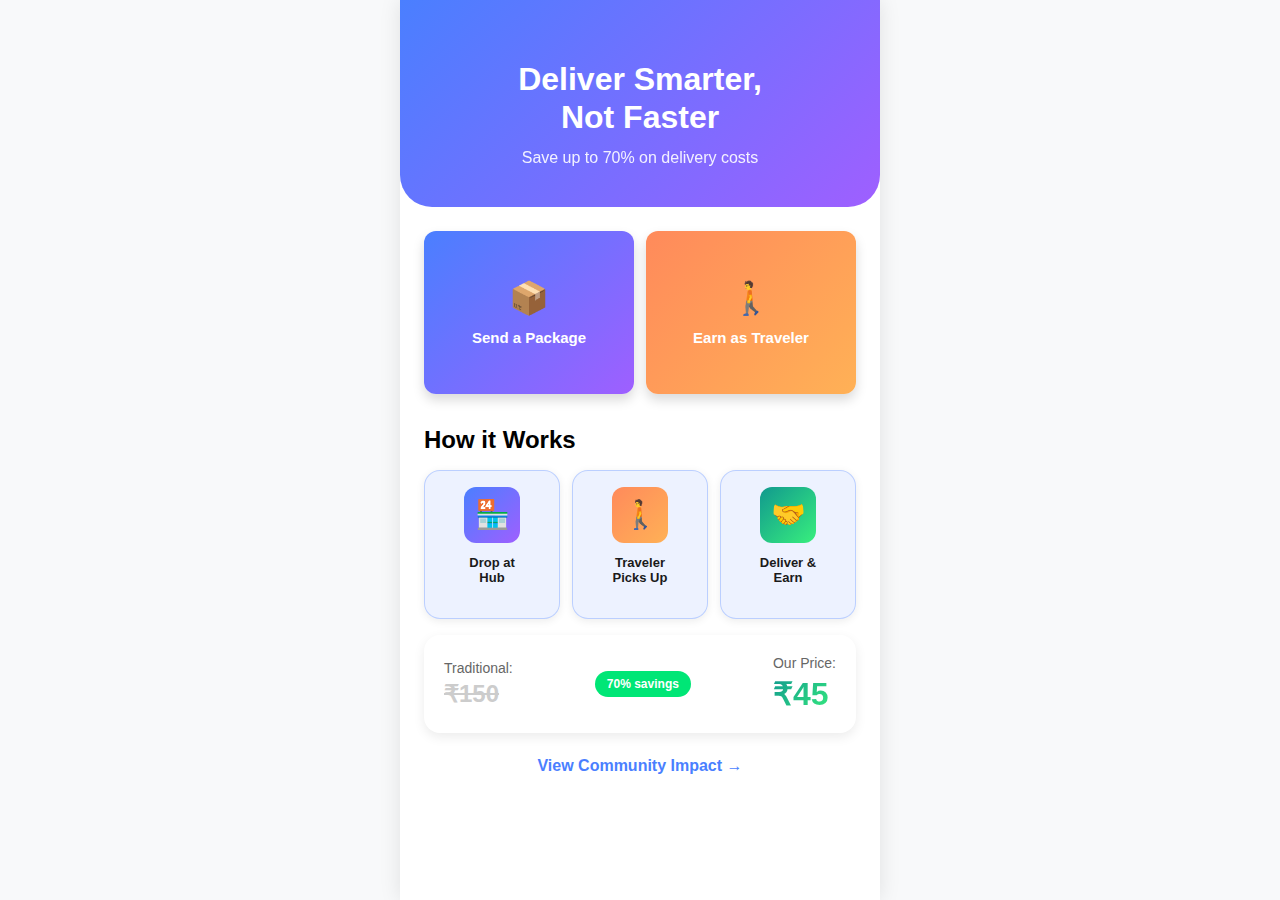
<file: web-demo/index.html>
<!DOCTYPE html>
<html lang="en">
<head>
    <meta charset="UTF-8">
    <meta name="viewport" content="width=device-width, initial-scale=1.0">
    <title>Peer-to-Peer Delivery - Demo</title>
    <link rel="stylesheet" href="styles.css">
</head>
<body>
    <div id="app">
        <!-- Home Screen -->
        <div id="home-screen" class="screen active">
            <div class="hero-section">
                <h1>Deliver Smarter,<br>Not Faster</h1>
                <p>Save up to 70% on delivery costs</p>
            </div>
            
            <div class="content">
                <div class="action-buttons">
                    <button class="btn btn-primary" onclick="showScreen('sender-screen')">
                        <span class="icon">📦</span>
                        Send a Package
                    </button>
                    <button class="btn btn-orange" onclick="showScreen('traveler-screen')">
                        <span class="icon">🚶</span>
                        Earn as Traveler
                    </button>
                </div>
                
                <div class="section">
                    <h2>How it Works</h2>
                    <div class="how-it-works">
                        <div class="card glass-card">
                            <div class="icon-circle">🏪</div>
                            <h3>Drop at<br>Hub</h3>
                        </div>
                        <div class="card glass-card">
                            <div class="icon-circle orange">🚶</div>
                            <h3>Traveler<br>Picks Up</h3>
                        </div>
                        <div class="card glass-card">
                            <div class="icon-circle green">🤝</div>
                            <h3>Deliver &<br>Earn</h3>
                        </div>
                    </div>
                </div>
                
                <div class="cost-card">
                    <div class="cost-item">
                        <span class="label">Traditional:</span>
                        <span class="price old-price">₹150</span>
                    </div>
                    <div class="savings-badge">70% savings</div>
                    <div class="cost-item">
                        <span class="label">Our Price:</span>
                        <span class="price new-price">₹45</span>
                    </div>
                </div>
                
                <button class="link-btn" onclick="showScreen('dashboard-screen')">
                    View Community Impact →
                </button>
            </div>
        </div>
        
        <!-- Sender Screen -->
        <div id="sender-screen" class="screen">
            <div class="header">
                <button class="back-btn" onclick="showScreen('home-screen')">←</button>
                <h2>Send Package</h2>
            </div>
            
            <div class="content">
                <div class="card">
                    <h3>Locations</h3>
                    <div class="input-group">
                        <label>From</label>
                        <input type="text" value="Koramangala, Bengaluru" id="fromLocation">
                    </div>
                    <div class="input-group">
                        <label>To</label>
                        <input type="text" value="Indiranagar, Bengaluru" id="toLocation">
                    </div>
                </div>
                
                <div class="card">
                    <h3>Select Hub</h3>
                    <div class="hub-card" onclick="selectHub(this)">
                        <span class="hub-icon">☕</span>
                        <div>
                            <strong>Daily Cafe Hub</strong>
                            <small>0.3 km away</small>
                        </div>
                    </div>
                    <div class="hub-card" onclick="selectHub(this)">
                        <span class="hub-icon">🏪</span>
                        <div>
                            <strong>Quick Shop Hub</strong>
                            <small>0.7 km away</small>
                        </div>
                    </div>
                </div>
                
                <div class="card">
                    <h3>Parcel Details</h3>
                    <div class="input-row">
                        <select>
                            <option>Medium</option>
                            <option>Small</option>
                            <option>Large</option>
                        </select>
                        <input type="text" value="2.5 kg" style="width: 100px;">
                    </div>
                </div>
                
                <div class="cost-comparison">
                    <h3>Cost Comparison</h3>
                    <div class="comparison-bars">
                        <div class="bar-row">
                            <span>Traditional</span>
                            <div class="bar red" style="width: 100%">₹120</div>
                        </div>
                        <div class="bar-row">
                            <span>P2P</span>
                            <div class="bar green" style="width: 29%">₹35</div>
                        </div>
                    </div>
                    <div class="savings-badge">SAVE ₹85</div>
                </div>
                
                <div class="matched-travelers">
                    <h3>Matched Travelers</h3>
                    <div class="traveler-card">
                        <div class="avatar">A</div>
                        <div class="traveler-info">
                            <strong>Aman G.</strong>
                            <span>⭐ 4.8 • Koramangala → Indiranagar</span>
                        </div>
                        <div class="earnings">₹20</div>
                    </div>
                    <div class="traveler-card">
                        <div class="avatar">P</div>
                        <div class="traveler-info">
                            <strong>Priya K.</strong>
                            <span>⭐ 4.9 • Koramangala → Indiranagar</span>
                        </div>
                        <div class="earnings">₹20</div>
                    </div>
                </div>
                
                <button class="btn btn-primary btn-full" onclick="confirmDelivery()">
                    CONFIRM DELIVERY
                </button>
            </div>
        </div>
        
        <!-- Traveler Screen -->
        <div id="traveler-screen" class="screen">
            <div class="header">
                <button class="back-btn" onclick="showScreen('home-screen')">←</button>
                <h2>Available Deliveries</h2>
                <div class="earnings-badge">Today: ₹120</div>
            </div>
            
            <div class="content">
                <div class="route-card">
                    <div>
                        <small>Your Daily Route</small>
                        <h3>Whitefield → MG Road</h3>
                    </div>
                    <button class="icon-btn">✏️</button>
                </div>
                
                <div class="parcel-list">
                    <div class="parcel-card">
                        <div class="parcel-icon">📦</div>
                        <div class="parcel-info">
                            <strong>Indiranagar → Koramangala</strong>
                            <small>📏 8 km • ⚖️ Medium, 2kg</small>
                            <small>☕ Cafe Hub → 🏪 Shop Hub</small>
                        </div>
                        <div class="parcel-earnings">
                            <small>Earn</small>
                            <strong>₹25</strong>
                        </div>
                    </div>
                    
                    <div class="parcel-card">
                        <div class="parcel-icon">📦</div>
                        <div class="parcel-info">
                            <strong>Jayanagar → JP Nagar</strong>
                            <small>📏 6 km • ⚖️ Small, 1kg</small>
                            <small>📚 Bookstore Hub → 🏪 Market Hub</small>
                        </div>
                        <div class="parcel-earnings">
                            <small>Earn</small>
                            <strong>₹18</strong>
                        </div>
                    </div>
                    
                    <div class="parcel-card">
                        <div class="parcel-icon">📦</div>
                        <div class="parcel-info">
                            <strong>HSR Layout → BTM Layout</strong>
                            <small>📏 10 km • ⚖️ Large, 4kg</small>
                            <small>🏢 Tech Park Hub → 🏪 Mall Hub</small>
                        </div>
                        <div class="parcel-earnings">
                            <small>Earn</small>
                            <strong>₹30</strong>
                        </div>
                    </div>
                </div>
            </div>
        </div>
        
        <!-- Dashboard Screen -->
        <div id="dashboard-screen" class="screen">
            <div class="dashboard-hero">
                <button class="back-btn" onclick="showScreen('home-screen')">←</button>
                <h2>Community Impact</h2>
            </div>
            
            <div class="content dashboard-content">
                <div class="stats-grid">
                    <div class="stat-card green">
                        <div class="stat-icon">💰</div>
                        <div class="stat-value">₹45.2K</div>
                        <div class="stat-label">Total Savings</div>
                    </div>
                    <div class="stat-card blue">
                        <div class="stat-icon">🚚</div>
                        <div class="stat-value">892</div>
                        <div class="stat-label">Deliveries</div>
                    </div>
                    <div class="stat-card teal">
                        <div class="stat-icon">🌱</div>
                        <div class="stat-value">234 kg</div>
                        <div class="stat-label">CO2 Saved</div>
                    </div>
                </div>
                
                <div class="chart-section">
                    <h3>Cost Comparison</h3>
                    <canvas id="costChart" width="300" height="200"></canvas>
                    <div class="chart-legend">
                        <span><span class="legend-dot red"></span> Traditional Delivery</span>
                        <span><span class="legend-dot green"></span> P2P Delivery</span>
                    </div>
                </div>
                
                <div class="success-story">
                    <h3>Success Stories</h3>
                    <div class="story-card">
                        <div class="avatar">P</div>
                        <div>
                            <strong>Priya Sharma</strong>
                            <div class="stars">⭐⭐⭐⭐⭐</div>
                            <p>"Saved ₹500 this month! This app is incredibly efficient."</p>
                        </div>
                    </div>
                </div>
                
                <div class="active-section">
                    <h3>Active Now</h3>
                    <div class="active-cards">
                        <div class="active-card">
                            <span class="icon">👥</span>
                            <strong>24</strong>
                            <small>Travelers Online</small>
                        </div>
                        <div class="active-card">
                            <span class="icon">📦</span>
                            <strong>18</strong>
                            <small>Parcels Available</small>
                        </div>
                    </div>
                </div>
            </div>
        </div>
    </div>
    
    <script src="script.js"></script>
</body>
</html>
</file>
<file: web-demo/styles.css>
* {
    margin: 0;
    padding: 0;
    box-sizing: border-box;
}

body {
    font-family: 'Segoe UI', Tahoma, Geneva, Verdana, sans-serif;
    background: #f8f9fa;
    overflow-x: hidden;
}

#app {
    max-width: 480px;
    margin: 0 auto;
    background: white;
    min-height: 100vh;
    box-shadow: 0 0 20px rgba(0,0,0,0.1);
}

.screen {
    display: none;
    min-height: 100vh;
    animation: fadeIn 0.3s ease;
}

.screen.active {
    display: block;
}

@keyframes fadeIn {
    from { opacity: 0; transform: translateY(10px); }
    to { opacity: 1; transform: translateY(0); }
}

/* Hero Section */
.hero-section {
    background: linear-gradient(135deg, #4A7FFF, #9F5FFF);
    padding: 60px 32px 40px;
    border-radius: 0 0 32px 32px;
    color: white;
    text-align: center;
}

.hero-section h1 {
    font-size: 32px;
    font-weight: bold;
    line-height: 1.2;
    margin-bottom: 12px;
}

.hero-section p {
    font-size: 16px;
    opacity: 0.9;
}

/* Content */
.content {
    padding: 24px;
}

/* Buttons */
.action-buttons {
    display: grid;
    grid-template-columns: 1fr 1fr;
    gap: 12px;
    margin-bottom: 32px;
}

.btn {
    padding: 48px 16px;
    border: none;
    border-radius: 12px;
    font-size: 15px;
    font-weight: 600;
    color: white;
    cursor: pointer;
    display: flex;
    flex-direction: column;
    align-items: center;
    gap: 12px;
    box-shadow: 0 6px 12px rgba(0,0,0,0.15);
    transition: transform 0.2s;
}

.btn:hover {
    transform: translateY(-2px);
}

.btn-primary {
    background: linear-gradient(135deg, #4A7FFF, #9F5FFF);
}

.btn-orange {
    background: linear-gradient(135deg, #FF8A5B, #FFB156);
}

.btn-full {
    width: 100%;
    padding: 16px;
    margin-top: 20px;
}

.btn .icon {
    font-size: 32px;
}

/* Cards */
.card {
    background: white;
    border-radius: 16px;
    padding: 20px;
    margin-bottom: 16px;
    box-shadow: 0 2px 8px rgba(0,0,0,0.08);
}

.glass-card {
    background: rgba(74, 127, 255, 0.1);
    border: 1.5px solid rgba(74, 127, 255, 0.3);
}

.card h3 {
    font-size: 16px;
    margin-bottom: 16px;
    color: #1a1a1a;
}

/* How it Works */
.how-it-works {
    display: grid;
    grid-template-columns: repeat(3, 1fr);
    gap: 12px;
}

.how-it-works .card {
    text-align: center;
    padding: 16px;
}

.icon-circle {
    width: 56px;
    height: 56px;
    background: linear-gradient(135deg, #4A7FFF, #9F5FFF);
    border-radius: 12px;
    display: flex;
    align-items: center;
    justify-content: center;
    font-size: 28px;
    margin: 0 auto 12px;
}

.icon-circle.orange {
    background: linear-gradient(135deg, #FF8A5B, #FFB156);
}

.icon-circle.green {
    background: linear-gradient(135deg, #11998E, #38EF7D);
}

.how-it-works h3 {
    font-size: 13px;
    font-weight: 600;
    line-height: 1.2;
}

/* Cost Card */
.cost-card {
    background: white;
    border-radius: 16px;
    padding: 20px;
    display: flex;
    align-items: center;
    justify-content: space-between;
    box-shadow: 0 4px 12px rgba(0,0,0,0.08);
    margin-bottom: 24px;
}

.cost-item {
    display: flex;
    flex-direction: column;
    gap: 4px;
}

.label {
    font-size: 14px;
    color: #666;
}

.price {
    font-size: 24px;
    font-weight: bold;
}

.old-price {
    color: #ccc;
    text-decoration: line-through;
}

.new-price {
    background: linear-gradient(135deg, #11998E, #38EF7D);
    -webkit-background-clip: text;
    -webkit-text-fill-color: transparent;
    background-clip: text;
    font-size: 32px;
}

.savings-badge {
    background: #00E676;
    color: white;
    padding: 6px 12px;
    border-radius: 20px;
    font-size: 12px;
    font-weight: bold;
}

/* Header */
.header {
    display: flex;
    align-items: center;
    gap: 16px;
    padding: 20px;
    background: white;
    border-bottom: 1px solid #eee;
}

.back-btn {
    background: none;
    border: none;
    font-size: 24px;
    cursor: pointer;
    color: #4A7FFF;
}

.header h2 {
    flex: 1;
    font-size: 20px;
}

.earnings-badge {
    background: linear-gradient(135deg, #FF8A5B, #FFB156);
    color: white;
    padding: 6px 12px;
    border-radius: 20px;
    font-size: 13px;
    font-weight: bold;
}

/* Input */
.input-group {
    margin-bottom: 16px;
}

.input-group label {
    display: block;
    font-size: 14px;
    color: #666;
    margin-bottom: 8px;
}

.input-group input,
select {
    width: 100%;
    padding: 12px;
    border: 1px solid #ddd;
    border-radius: 8px;
    font-size: 14px;
}

.input-row {
    display: flex;
    gap: 12px;
}

.input-row select,
.input-row input {
    flex: 1;
}

/* Hub Card */
.hub-card {
    display: flex;
    align-items: center;
    gap: 12px;
    padding: 12px;
    border: 2px solid #eee;
    border-radius: 12px;
    margin-bottom: 8px;
    cursor: pointer;
    transition: all 0.2s;
}

.hub-card:hover {
    border-color: #4A7FFF;
}

.hub-card.selected {
    border-color: #4A7FFF;
    background: rgba(74, 127, 255, 0.05);
}

.hub-icon {
    font-size: 32px;
    width: 48px;
    height: 48px;
    background: linear-gradient(135deg, #4A7FFF, #9F5FFF);
    border-radius: 10px;
    display: flex;
    align-items: center;
    justify-content: center;
}

.hub-card strong {
    display: block;
    font-size: 15px;
    margin-bottom: 4px;
}

.hub-card small {
    font-size: 13px;
    color: #666;
}

/* Cost Comparison */
.cost-comparison {
    background: linear-gradient(135deg, rgba(74, 127, 255, 0.1), rgba(159, 95, 255, 0.1));
    border: 1.5px solid rgba(74, 127, 255, 0.3);
    border-radius: 16px;
    padding: 20px;
    margin-bottom: 20px;
}

.comparison-bars {
    margin: 16px 0;
}

.bar-row {
    display: flex;
    align-items: center;
    gap: 12px;
    margin-bottom: 16px;
}

.bar-row span {
    width: 80px;
    font-size: 14px;
}

.bar {
    height: 32px;
    border-radius: 8px;
    display: flex;
    align-items: center;
    padding: 0 12px;
    color: white;
    font-weight: 600;
    font-size: 14px;
}

.bar.red {
    background: linear-gradient(135deg, #FF5252, #FF8A80);
}

.bar.green {
    background: linear-gradient(135deg, #11998E, #38EF7D);
}

/* Traveler Card */
.matched-travelers h3 {
    margin-bottom: 12px;
}

.traveler-card {
    display: flex;
    align-items: center;
    gap: 12px;
    padding: 12px;
    background: white;
    border-radius: 12px;
    margin-bottom: 12px;
    box-shadow: 0 2px 4px rgba(0,0,0,0.08);
}

.avatar {
    width: 48px;
    height: 48px;
    background: linear-gradient(135deg, #4A7FFF, #9F5FFF);
    border-radius: 50%;
    display: flex;
    align-items: center;
    justify-content: center;
    color: white;
    font-weight: bold;
    font-size: 20px;
}

.traveler-info {
    flex: 1;
}

.traveler-info strong {
    display: block;
    font-size: 16px;
    margin-bottom: 4px;
}

.traveler-info span {
    font-size: 13px;
    color: #666;
}

.earnings {
    background: linear-gradient(135deg, #FF8A5B, #FFB156);
    color: white;
    padding: 6px 12px;
    border-radius: 8px;
    font-weight: bold;
}

/* Route Card */
.route-card {
    background: linear-gradient(135deg, #4A7FFF, #9F5FFF);
    color: white;
    padding: 20px;
    border-radius: 16px;
    display: flex;
    justify-content: space-between;
    align-items: center;
    margin-bottom: 24px;
    box-shadow: 0 6px 12px rgba(74, 127, 255, 0.3);
}

.route-card small {
    opacity: 0.9;
    font-size: 14px;
}

.route-card h3 {
    font-size: 20px;
    margin-top: 8px;
    color: white;
}

.icon-btn {
    background: rgba(255,255,255,0.2);
    border: none;
    width: 40px;
    height: 40px;
    border-radius: 50%;
    font-size: 18px;
    cursor: pointer;
}

/* Parcel Card */
.parcel-card {
    display: flex;
    gap: 16px;
    padding: 16px;
    background: white;
    border-radius: 16px;
    margin-bottom: 12px;
    box-shadow: 0 2px 8px rgba(0,0,0,0.08);
}

.parcel-icon {
    width: 56px;
    height: 56px;
    background: linear-gradient(135deg, #4A7FFF, #9F5FFF);
    border-radius: 12px;
    display: flex;
    align-items: center;
    justify-content: center;
    font-size: 28px;
}

.parcel-info {
    flex: 1;
}

.parcel-info strong {
    display: block;
    font-size: 16px;
    margin-bottom: 6px;
}

.parcel-info small {
    display: block;
    font-size: 13px;
    color: #666;
    margin-bottom: 4px;
}

.parcel-earnings {
    text-align: right;
}

.parcel-earnings small {
    display: block;
    font-size: 12px;
    color: #666;
}

.parcel-earnings strong {
    font-size: 24px;
    font-weight: bold;
    background: linear-gradient(135deg, #FF8A5B, #FFB156);
    -webkit-background-clip: text;
    -webkit-text-fill-color: transparent;
}

/* Dashboard */
.dashboard-hero {
    background: linear-gradient(135deg, #6B46C1, #4A7FFF);
    padding: 20px;
    color: white;
    display: flex;
    align-items: center;
    gap: 16px;
}

.dashboard-hero h2 {
    flex: 1;
    font-size: 24px;
}

.dashboard-content {
    background: #f8f9fa;
}

.stats-grid {
    display: grid;
    grid-template-columns: repeat(2, 1fr);
    gap: 12px;
    margin-bottom: 24px;
}

.stats-grid .stat-card:last-child {
    grid-column: 1 / -1;
}

.stat-card {
    padding: 20px;
    border-radius: 16px;
    text-align: center;
    border: 1.5px solid;
}

.stat-card.green {
    background: rgba(0, 230, 118, 0.15);
    border-color: rgba(0, 230, 118, 0.3);
}

.stat-card.blue {
    background: rgba(74, 127, 255, 0.15);
    border-color: rgba(74, 127, 255, 0.3);
}

.stat-card.teal {
    background: rgba(56, 239, 125, 0.15);
    border-color: rgba(56, 239, 125, 0.3);
}

.stat-icon {
    font-size: 32px;
    margin-bottom: 12px;
}

.stat-value {
    font-size: 28px;
    font-weight: bold;
    margin-bottom: 4px;
}

.stat-card.green .stat-value {
    color: #00C853;
}

.stat-card.blue .stat-value {
    color: #4A7FFF;
}

.stat-card.teal .stat-value {
    color: #00C853;
}

.stat-label {
    font-size: 13px;
    color: #666;
    font-weight: 500;
}

/* Chart */
.chart-section {
    background: white;
    padding: 20px;
    border-radius: 16px;
    margin-bottom: 24px;
    box-shadow: 0 2px 8px rgba(0,0,0,0.08);
}

.chart-section h3 {
    margin-bottom: 16px;
}

#costChart {
    width: 100%;
    height: 200px;
}

.chart-legend {
    display: flex;
    justify-content: center;
    gap: 20px;
    margin-top: 12px;
    font-size: 12px;
}

.legend-dot {
    display: inline-block;
    width: 12px;
    height: 12px;
    border-radius: 50%;
    margin-right: 6px;
}

.legend-dot.red {
    background: #FF5252;
}

.legend-dot.green {
    background: #00C853;
}

/* Success Story */
.story-card {
    background: white;
    padding: 20px;
    border-radius: 16px;
    display: flex;
    gap: 12px;
    box-shadow: 0 2px 8px rgba(0,0,0,0.08);
    margin-bottom: 24px;
}

.story-card strong {
    display: block;
    font-size: 16px;
    margin-bottom: 4px;
}

.stars {
    color: #FFB156;
    font-size: 14px;
    margin-bottom: 8px;
}

.story-card p {
    font-size: 14px;
    color: #666;
    font-style: italic;
}

/* Active Section */
.active-cards {
    display: grid;
    grid-template-columns: 1fr 1fr;
    gap: 12px;
}

.active-card {
    background: linear-gradient(135deg, #4A7FFF, #9F5FFF);
    color: white;
    padding: 16px;
    border-radius: 12px;
    text-align: center;
}

.active-card:last-child {
    background: linear-gradient(135deg, #FF8A5B, #FFB156);
}

.active-card .icon {
    font-size: 28px;
    display: block;
    margin-bottom: 8px;
}

.active-card strong {
    display: block;
    font-size: 24px;
    font-weight: bold;
    margin-bottom: 4px;
}

.active-card small {
    font-size: 12px;
}

.section h2 {
    font-size: 24px;
    margin-bottom: 16px;
}

.link-btn {
    background: none;
    border: none;
    color: #4A7FFF;
    font-size: 16px;
    font-weight: 600;
    cursor: pointer;
    display: block;
    margin: 0 auto;
}
</file>
